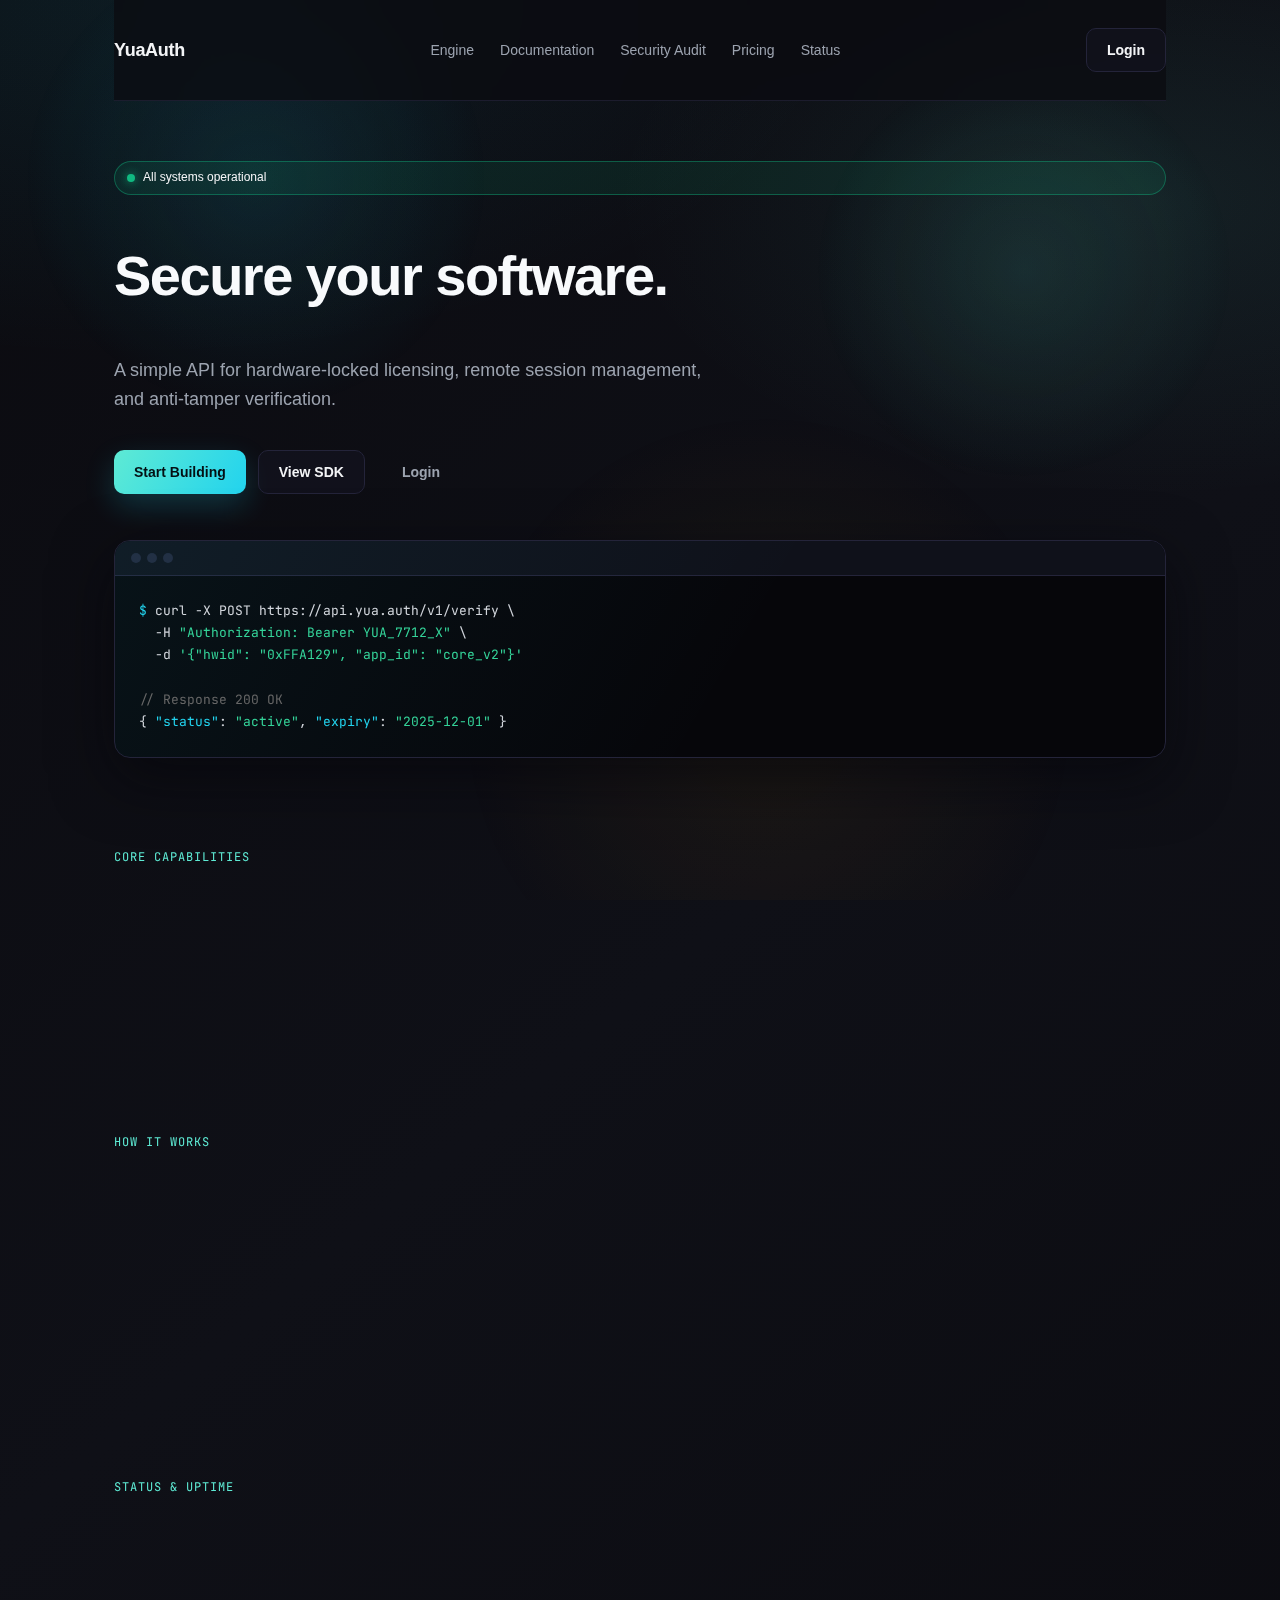
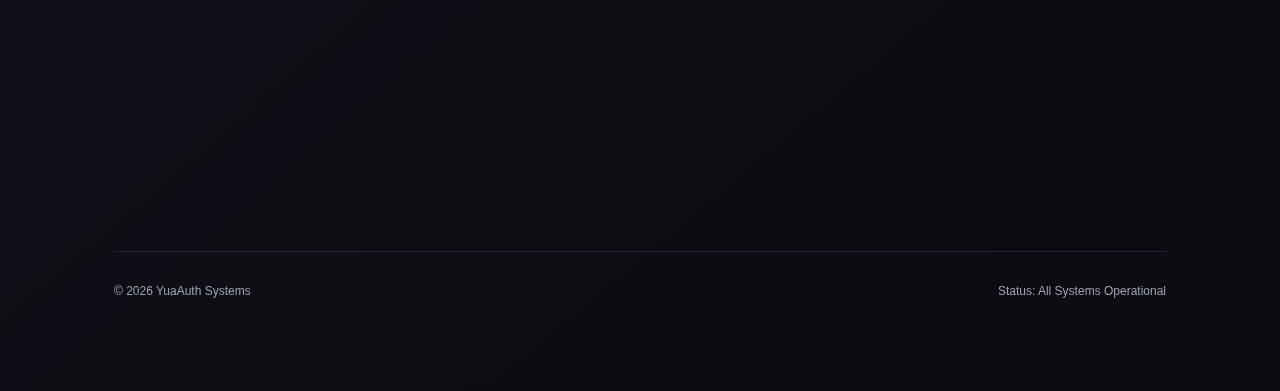
<file: index.html>
<!DOCTYPE html>
<html lang="en">
<head>
    <meta charset="UTF-8">
    <meta name="viewport" content="width=device-width, initial-scale=1.0">
    <meta name="description" content="YuaAuth provides hardware-locked licensing and anti-tamper protection for your compiled applications. Secure your software with our simple API.">
    <title>YuaAuth | Protection for Compiled Apps</title>
    <link rel="icon" href="images/favicon.svg" type="image/svg+xml">
    <link href="https://fonts.googleapis.com/css2?family=Inter:wght@400;500;600&family=JetBrains+Mono&display=swap" rel="stylesheet">
    <link rel="stylesheet" href="css/style.css">
</head>
<body>
    <div class="ambient-bg"></div>
    <div class="container">
        <nav>
            <a href="index.html" class="logo">YuaAuth</a>
            <div class="nav-links">
                <a href="#engine">Engine</a>
                <a href="pages/documentation.html">Documentation</a>
                <a href="pages/security-audit.html">Security Audit</a>
                <a href="pages/pricing.html">Pricing</a>
                <a href="pages/status.html">Status</a>
            </div>
            <a href="pages/login.html" class="btn btn-secondary">Login</a>
        </nav>

        <section class="hero">
            <a class="status-pill" href="pages/status.html">
                <span class="status-dot"></span>
                All systems operational
            </a>
            <h1>Secure your software.</h1>
            <p>A simple API for hardware-locked licensing, remote session management, and anti-tamper verification.</p>
            <div class="hero-actions">
                <div class="btn-group">
                    <a href="pages/start-building.html" class="btn btn-primary">Start Building</a>
                    <a href="pages/sdk.html" class="btn btn-secondary">View SDK</a>
                </div>
                <a href="pages/login.html" class="btn btn-ghost">Login</a>
            </div>

            <div class="terminal">
                <div class="terminal-header">
                    <div class="dot"></div><div class="dot"></div><div class="dot"></div>
                </div>
                <div class="terminal-content">
                    <div><span class="blue">$</span> curl -X POST https://api.yua.auth/v1/verify \</div>
                    <div>&nbsp;&nbsp;-H <span class="green">"Authorization: Bearer YUA_7712_X"</span> \</div>
                    <div>&nbsp;&nbsp;-d <span class="green">'{"hwid": "0xFFA129", "app_id": "core_v2"}'</span></div>
                    <br>
                    <div style="color: #666;">// Response 200 OK</div>
                    <div>{ <span class="blue">"status"</span>: <span class="green">"active"</span>, <span class="blue">"expiry"</span>: <span class="green">"2025-12-01"</span> }</div>
                </div>
            </div>
        </section>

        <span class="section-label">Core Capabilities</span>
        <div class="features-grid" id="engine">
            <div class="feature-card reveal">
                <h3>Hardware ID Locking</h3>
                <p>Pin licenses to a specific machine profile using multi-point verification. Prevents account sharing out of the box.</p>
            </div>
            <div class="feature-card reveal">
                <h3>Encrypted Heartbeats</h3>
                <p>Silent background checks that ensure the user is still authorized. If a session is revoked, the app closes instantly.</p>
            </div>
            <div class="feature-card reveal">
                <h3>Blacklist Engine</h3>
                <p>Global ban system. Block IPs, specific hardware profiles, or leaked keys with a single dashboard action.</p>
            </div>
        </div>

        <span class="section-label">How It Works</span>
        <div class="steps-grid">
            <div class="step-card reveal">
                <div class="step-number">1</div>
                <h3>Integrate SDK</h3>
                <p>Download our lightweight SDK and integrate it into your application with minimal code changes.</p>
            </div>
            <div class="step-card reveal">
                <div class="step-number">2</div>
                <h3>Configure Licensing</h3>
                <p>Set up your licensing rules, hardware locking, and session management through our dashboard.</p>
            </div>
            <div class="step-card reveal">
                <div class="step-number">3</div>
                <h3>Deploy & Monitor</h3>
                <p>Release your protected app and monitor usage, revoke access, and manage blacklists in real-time.</p>
            </div>
        </div>

        <span class="section-label">Status & Uptime</span>
        <div class="status-grid">
            <div class="status-card reveal">
                <div class="status-indicator"><span></span> API Gateway</div>
                <p>Latency within target. Global edge verification is stable.</p>
            </div>
            <div class="status-card reveal">
                <div class="status-indicator"><span></span> Licensing Core</div>
                <p>All license checks processing normally.</p>
            </div>
            <div class="status-card reveal">
                <div class="status-indicator partial"><span></span> Dashboard</div>
                <p>Minor delays for analytics refresh.</p>
            </div>
        </div>

        <div class="cta-card reveal">
            <div>
                <h3>Ready to lock down your release?</h3>
                <p>Spin up a workspace and get a verified key in minutes.</p>
            </div>
            <a href="pages/start-building.html" class="btn btn-primary">Start Building</a>
        </div>

        <footer>
            <div>© 2026 YuaAuth Systems</div>
            <div>
                <a href="pages/status.html">Status: All Systems Operational</a>
            </div>
        </footer>
    </div>

    <script src="js/script.js"></script>
</body>
</html>
</file>
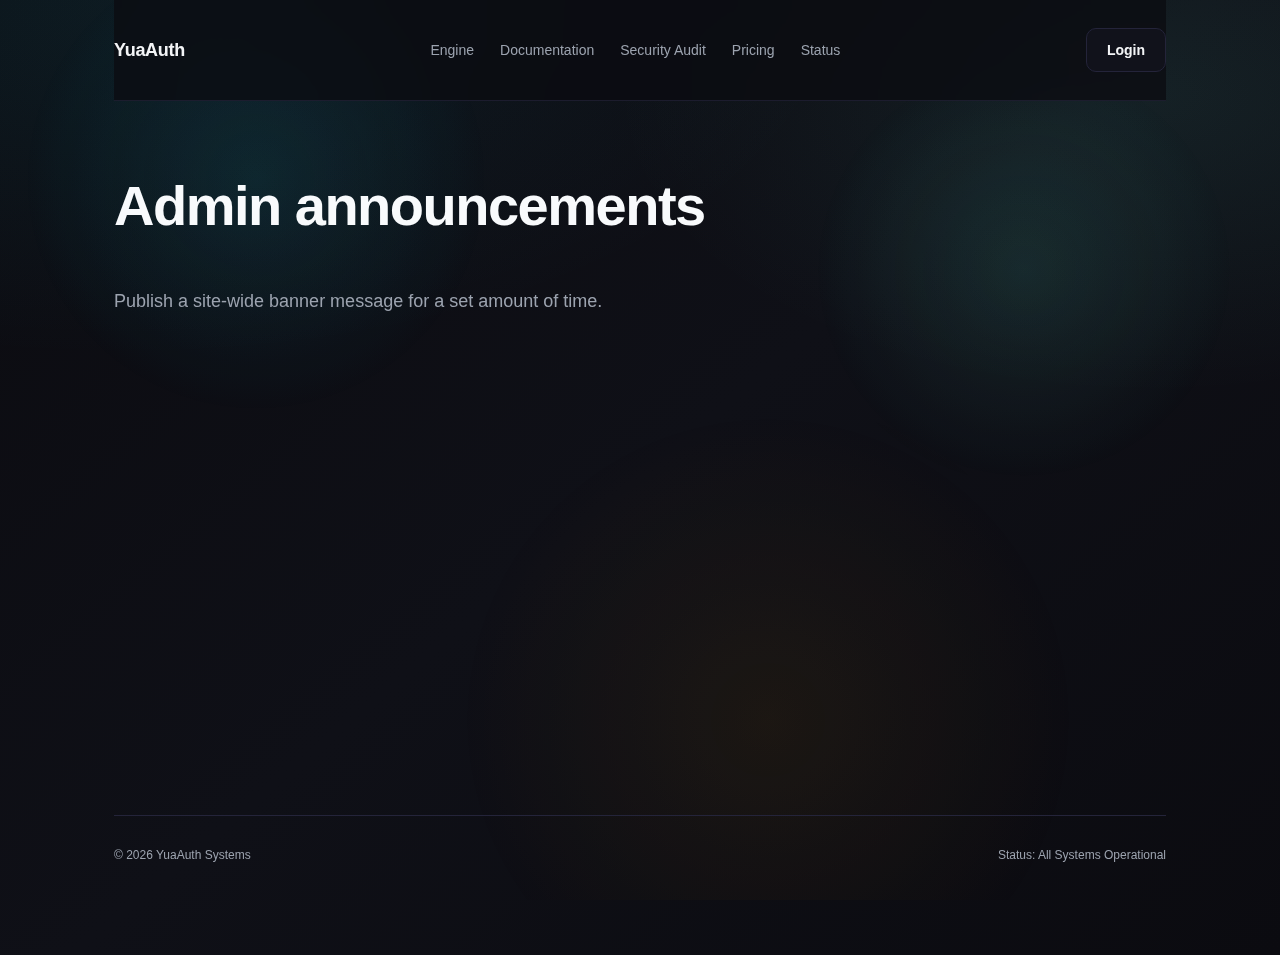
<file: pages/admin.html>
<!DOCTYPE html>
<html lang="en">
<head>
    <meta charset="UTF-8">
    <meta name="viewport" content="width=device-width, initial-scale=1.0">
    <meta name="description" content="Admin announcements for YuaAuth.">
    <title>Admin | YuaAuth</title>
    <link rel="icon" href="../images/favicon.svg" type="image/svg+xml">
    <link href="https://fonts.googleapis.com/css2?family=Inter:wght@400;500;600&family=JetBrains+Mono&display=swap" rel="stylesheet">
    <link rel="stylesheet" href="../css/style.css">
</head>
<body>
    <div class="ambient-bg"></div>
    <div class="announcement-banner" id="announcement-banner" hidden>
        <div class="announcement-inner">
            <div><strong>Announcement:</strong> <span class="announcement-message"></span></div>
            <div class="announcement-ends"></div>
        </div>
    </div>
    <div class="container">
        <nav>
            <a href="../index.html" class="logo">YuaAuth</a>
            <div class="nav-links">
                <a href="../index.html#engine">Engine</a>
                <a href="documentation.html">Documentation</a>
                <a href="security-audit.html">Security Audit</a>
                <a href="pricing.html">Pricing</a>
                <a href="status.html">Status</a>
            </div>
            <a href="login.html" class="btn btn-secondary">Login</a>
        </nav>

        <section class="hero">
            <h1>Admin announcements</h1>
            <p>Publish a site-wide banner message for a set amount of time.</p>
        </section>

        <div class="form-card reveal">
            <form id="admin-form">
                <label for="admin-passphrase">Passphrase</label>
                <input id="admin-passphrase" type="password" placeholder="Enter admin passphrase">
                <label for="admin-message">Announcement message</label>
                <input id="admin-message" type="text" placeholder="Scheduled maintenance at 9 PM UTC">
                <label for="admin-duration">Duration (minutes)</label>
                <input id="admin-duration" type="number" min="1" max="10080" placeholder="60">
                <button class="btn btn-primary" type="submit">Publish</button>
                <button class="btn btn-secondary" type="button" id="admin-clear" style="margin-left: 8px;">Clear</button>
                <div id="admin-status" style="margin-top: 12px; font-size: 12px; color: var(--text-muted);"></div>
            </form>
        </div>

        <footer>
            <div>© 2026 YuaAuth Systems</div>
            <div>
                <a href="status.html">Status: All Systems Operational</a>
            </div>
        </footer>
    </div>

    <script src="../js/script.js"></script>
</body>
</html>
</file>
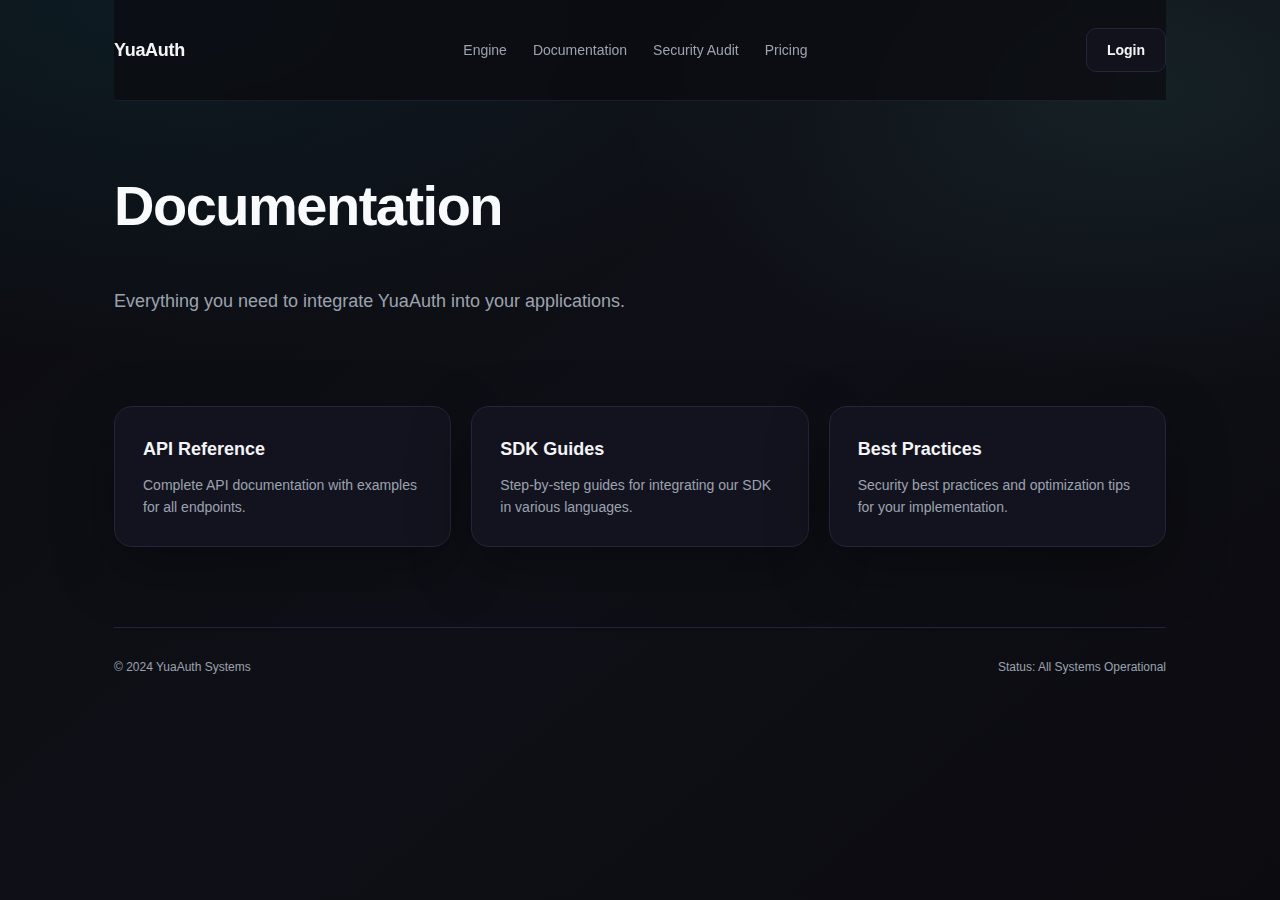
<file: pages/documentation.html>
<!DOCTYPE html>
<html lang="en">
<head>
    <meta charset="UTF-8">
    <meta name="viewport" content="width=device-width, initial-scale=1.0">
    <meta name="description" content="YuaAuth Documentation - Complete guide to integrating and using our software protection API.">
    <title>Documentation | YuaAuth</title>
    <link rel="icon" href="../images/favicon.svg" type="image/svg+xml">
    <link href="https://fonts.googleapis.com/css2?family=Inter:wght@400;500;600&family=JetBrains+Mono&display=swap" rel="stylesheet">
    <link rel="stylesheet" href="../css/style.css">
</head>
<body>
    <div class="container">
        <nav>
            <a href="../index.html" class="logo">YuaAuth</a>
            <div class="nav-links">
                <a href="../index.html#engine">Engine</a>
                <a href="documentation.html">Documentation</a>
                <a href="security-audit.html">Security Audit</a>
                <a href="pricing.html">Pricing</a>
            </div>
            <a href="#" class="btn btn-secondary">Login</a>
        </nav>

        <section class="hero">
            <h1>Documentation</h1>
            <p>Everything you need to integrate YuaAuth into your applications.</p>
        </section>

        <div class="features-grid">
            <div class="feature-card">
                <h3>API Reference</h3>
                <p>Complete API documentation with examples for all endpoints.</p>
            </div>
            <div class="feature-card">
                <h3>SDK Guides</h3>
                <p>Step-by-step guides for integrating our SDK in various languages.</p>
            </div>
            <div class="feature-card">
                <h3>Best Practices</h3>
                <p>Security best practices and optimization tips for your implementation.</p>
            </div>
        </div>

        <footer>
            <div>© 2024 YuaAuth Systems</div>
            <div>Status: All Systems Operational</div>
        </footer>
    </div>

    <script src="../js/script.js"></script>
</body>
</html>
</file>
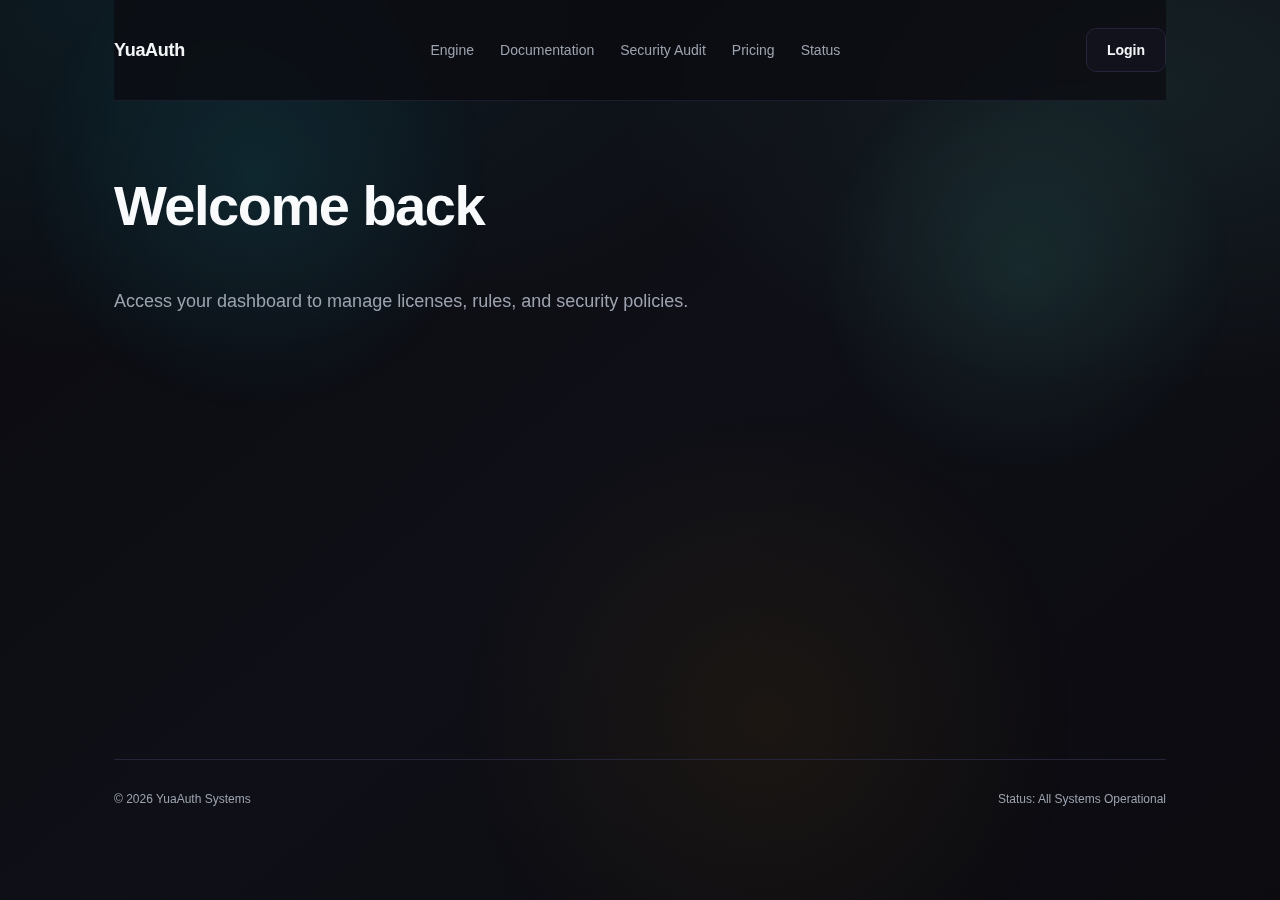
<file: pages/login.html>
<!DOCTYPE html>
<html lang="en">
<head>
    <meta charset="UTF-8">
    <meta name="viewport" content="width=device-width, initial-scale=1.0">
    <meta name="description" content="Login to YuaAuth to manage licenses, rules, and security policies.">
    <title>Login | YuaAuth</title>
    <link rel="icon" href="../images/favicon.svg" type="image/svg+xml">
    <link href="https://fonts.googleapis.com/css2?family=Inter:wght@400;500;600&family=JetBrains+Mono&display=swap" rel="stylesheet">
    <link rel="stylesheet" href="../css/style.css">
</head>
<body>
    <div class="ambient-bg"></div>
    <div class="container">
        <nav>
            <a href="../index.html" class="logo">YuaAuth</a>
            <div class="nav-links">
                <a href="../index.html#engine">Engine</a>
                <a href="documentation.html">Documentation</a>
                <a href="security-audit.html">Security Audit</a>
                <a href="pricing.html">Pricing</a>
                <a href="status.html">Status</a>
            </div>
            <a href="login.html" class="btn btn-secondary">Login</a>
        </nav>

        <section class="hero">
            <h1>Welcome back</h1>
            <p>Access your dashboard to manage licenses, rules, and security policies.</p>
        </section>

        <div class="form-card reveal">
            <label for="email">Email</label>
            <input id="email" type="email" placeholder="you@company.com">
            <label for="password">Password</label>
            <input id="password" type="password" placeholder="••••••••">
            <a href="dashboard.html" class="btn btn-primary">Login</a>
            <div style="margin-top: 14px; font-size: 12px; color: var(--text-muted);">
                New to YuaAuth? <a href="start-building.html" style="color: var(--text); text-decoration: none;">Create a workspace</a>
            </div>
        </div>

        <footer>
            <div>© 2026 YuaAuth Systems</div>
            <div>
                <a href="status.html">Status: All Systems Operational</a>
            </div>
        </footer>
    </div>

    <script src="../js/script.js"></script>
</body>
</html>
</file>
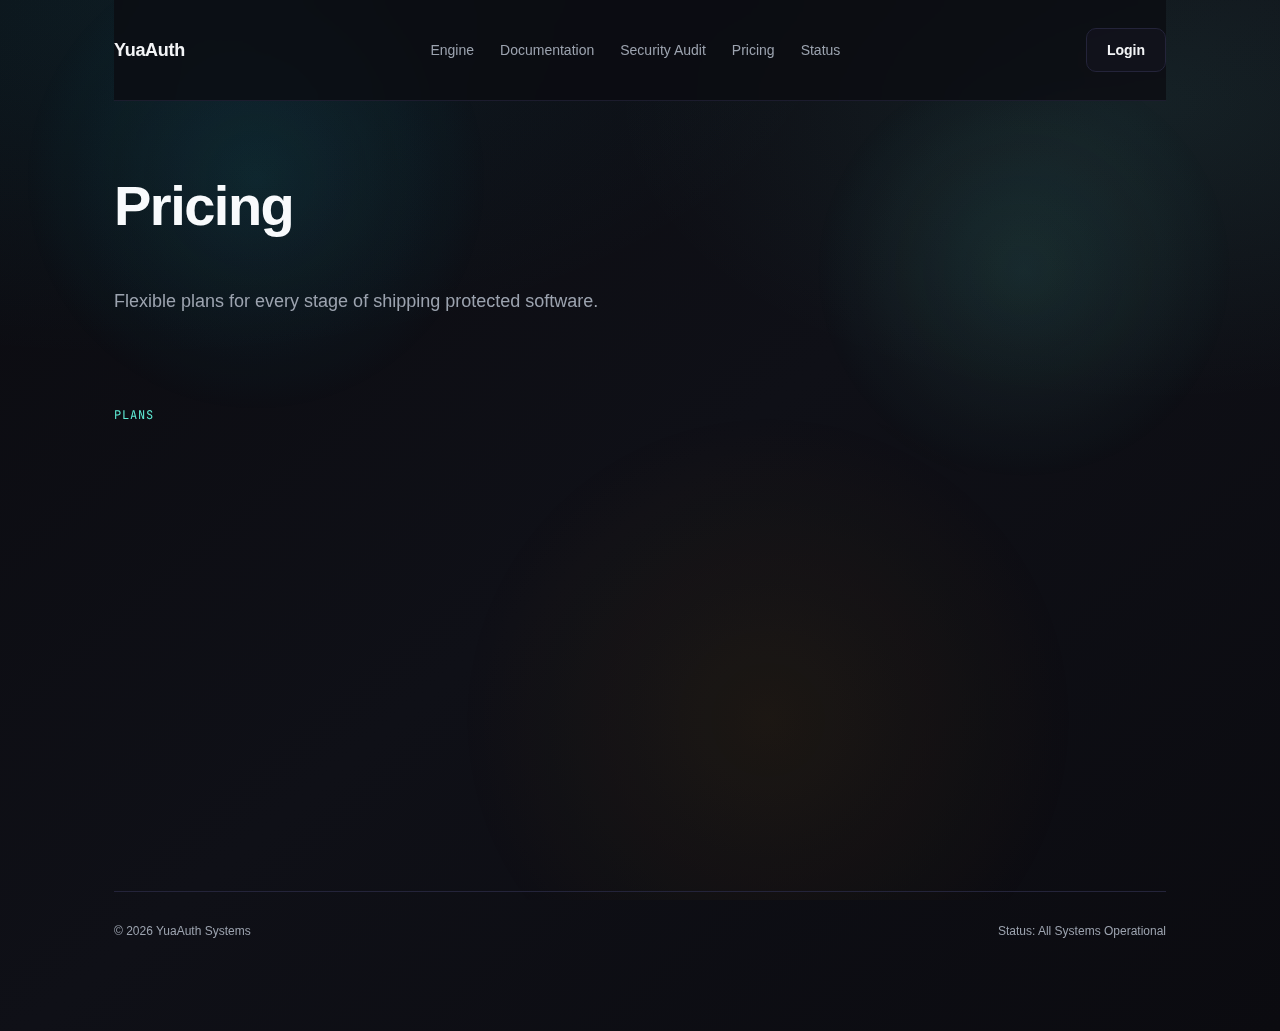
<file: pages/pricing.html>
<!DOCTYPE html>
<html lang="en">
<head>
    <meta charset="UTF-8">
    <meta name="viewport" content="width=device-width, initial-scale=1.0">
    <meta name="description" content="YuaAuth Pricing - Flexible plans for software protection and licensing.">
    <title>Pricing | YuaAuth</title>
    <link rel="icon" href="../images/favicon.svg" type="image/svg+xml">
    <link href="https://fonts.googleapis.com/css2?family=Inter:wght@400;500;600&family=JetBrains+Mono&display=swap" rel="stylesheet">
    <link rel="stylesheet" href="../css/style.css">
</head>
<body>
    <div class="ambient-bg"></div>
    <div class="announcement-banner" id="announcement-banner" hidden>
        <div class="announcement-inner">
            <div><strong>Announcement:</strong> <span class="announcement-message"></span></div>
            <div class="announcement-ends"></div>
        </div>
    </div>
    <div class="container">
        <nav>
            <a href="../index.html" class="logo">YuaAuth</a>
            <div class="nav-links">
                <a href="../index.html#engine">Engine</a>
                <a href="documentation.html">Documentation</a>
                <a href="security-audit.html">Security Audit</a>
                <a href="pricing.html">Pricing</a>
                <a href="status.html">Status</a>
            </div>
            <a href="login.html" class="btn btn-secondary">Login</a>
        </nav>

        <section class="hero">
            <h1>Pricing</h1>
            <p>Flexible plans for every stage of shipping protected software.</p>
        </section>

        <span class="section-label">Plans</span>
        <div class="pricing-table-wrapper reveal">
            <table class="pricing-table">
                <thead>
                    <tr>
                        <th>Tier</th>
                        <th>Price</th>
                        <th>Auth Requests</th>
                        <th>HWID</th>
                        <th>Runtime Integrity</th>
                        <th>Kernel Watchdog</th>
                        <th>White-Label</th>
                        <th>Support</th>
                        <th>Extras</th>
                    </tr>
                </thead>
                <tbody>
                    <tr>
                        <td>Starter</td>
                        <td>$19/mo</td>
                        <td>5,000</td>
                        <td>Yes</td>
                        <td>Yes</td>
                        <td>No</td>
                        <td>No</td>
                        <td>Email</td>
                        <td>Basic dashboard</td>
                    </tr>
                    <tr>
                        <td>Pro</td>
                        <td>$79/mo</td>
                        <td>50,000</td>
                        <td>Yes</td>
                        <td>Yes</td>
                        <td>Yes</td>
                        <td>No</td>
                        <td>Priority Email</td>
                        <td>Analytics + Alerts</td>
                    </tr>
                    <tr>
                        <td>Enterprise</td>
                        <td>$299/mo</td>
                        <td>Unlimited</td>
                        <td>Yes</td>
                        <td>Yes</td>
                        <td>Yes</td>
                        <td>Yes</td>
                        <td>Dedicated Account Manager</td>
                        <td>Custom SLAs, Private Cluster</td>
                    </tr>
                    <tr>
                        <td>Lifetime</td>
                        <td>$999 one-time</td>
                        <td>Unlimited</td>
                        <td>Yes</td>
                        <td>Yes</td>
                        <td>Yes</td>
                        <td>Yes</td>
                        <td>Dedicated Account Manager</td>
                        <td>Full white-label, kernel watchdog, all updates included</td>
                    </tr>
                </tbody>
            </table>
        </div>

        <div class="cta-card reveal">
            <div>
                <h3>Lifetime licensing for teams that ship once</h3>
                <p>One payment, all updates, full white-labeling, and kernel watchdog access.</p>
            </div>
            <a href="start-building.html" class="btn btn-secondary">Talk to Sales</a>
        </div>

        <div class="cta-card reveal">
            <div>
                <h3>Need a custom rollout?</h3>
                <p>We can help you migrate licensing and integrate per-region policy.</p>
            </div>
            <a href="start-building.html" class="btn btn-primary">Start Building</a>
        </div>

        <footer>
            <div>© 2026 YuaAuth Systems</div>
            <div>
                <a href="status.html">Status: All Systems Operational</a>
            </div>
        </footer>
    </div>

    <script src="../js/script.js"></script>
</body>
</html>
</file>
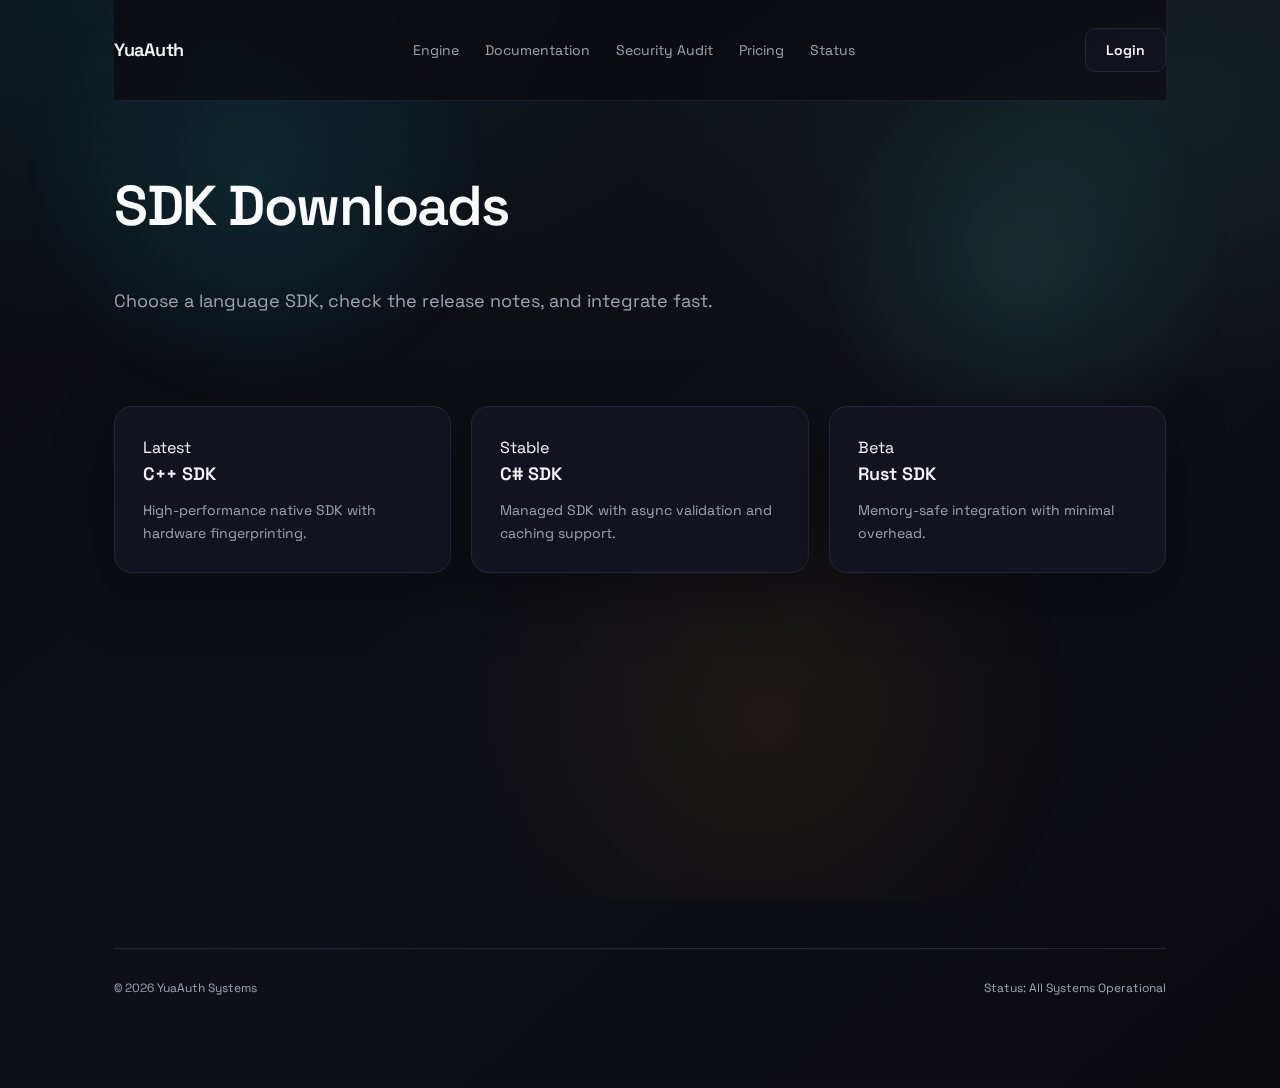
<file: pages/sdk.html>
<!DOCTYPE html>
<html lang="en">
<head>
    <meta charset="UTF-8">
    <meta name="viewport" content="width=device-width, initial-scale=1.0">
    <meta name="description" content="YuaAuth SDK downloads and integration examples.">
    <title>SDK | YuaAuth</title>
    <link rel="icon" href="../images/favicon.svg" type="image/svg+xml">
    <link href="https://fonts.googleapis.com/css2?family=JetBrains+Mono&family=Space+Grotesk:wght@400;500;600;700&display=swap" rel="stylesheet">
    <link rel="stylesheet" href="../css/style.css">
</head>
<body>
    <div class="ambient-bg"></div>
    <div class="container">
        <nav>
            <a href="../index.html" class="logo">YuaAuth</a>
            <div class="nav-links">
                <a href="../index.html#engine">Engine</a>
                <a href="documentation.html">Documentation</a>
                <a href="security-audit.html">Security Audit</a>
                <a href="pricing.html">Pricing</a>
                <a href="status.html">Status</a>
            </div>
            <a href="login.html" class="btn btn-secondary">Login</a>
        </nav>

        <section class="hero">
            <h1>SDK Downloads</h1>
            <p>Choose a language SDK, check the release notes, and integrate fast.</p>
        </section>

        <div class="features-grid">
            <div class="feature-card reveal">
                <div class="tag">Latest</div>
                <h3>C++ SDK</h3>
                <p>High-performance native SDK with hardware fingerprinting.</p>
            </div>
            <div class="feature-card reveal">
                <div class="tag">Stable</div>
                <h3>C# SDK</h3>
                <p>Managed SDK with async validation and caching support.</p>
            </div>
            <div class="feature-card reveal">
                <div class="tag">Beta</div>
                <h3>Rust SDK</h3>
                <p>Memory-safe integration with minimal overhead.</p>
            </div>
        </div>

        <div class="card reveal">
            <h3>Quick start</h3>
            <p>Register the client, then verify the device on launch.</p>
            <pre class="code-block">yua.init("YUA_7712_X");
auto result = yua.verify(hwid, "core_v2");
if (result.active) { launch(); }</pre>
        </div>

        <div class="cta-card reveal">
            <div>
                <h3>Need help integrating?</h3>
                <p>Our docs include step-by-step guides and best practices.</p>
            </div>
            <a href="documentation.html" class="btn btn-primary">Read Docs</a>
        </div>

        <footer>
            <div>© 2026 YuaAuth Systems</div>
            <div>
                <a href="status.html">Status: All Systems Operational</a>
            </div>
        </footer>
    </div>

    <script src="../js/script.js"></script>
</body>
</html>
</file>
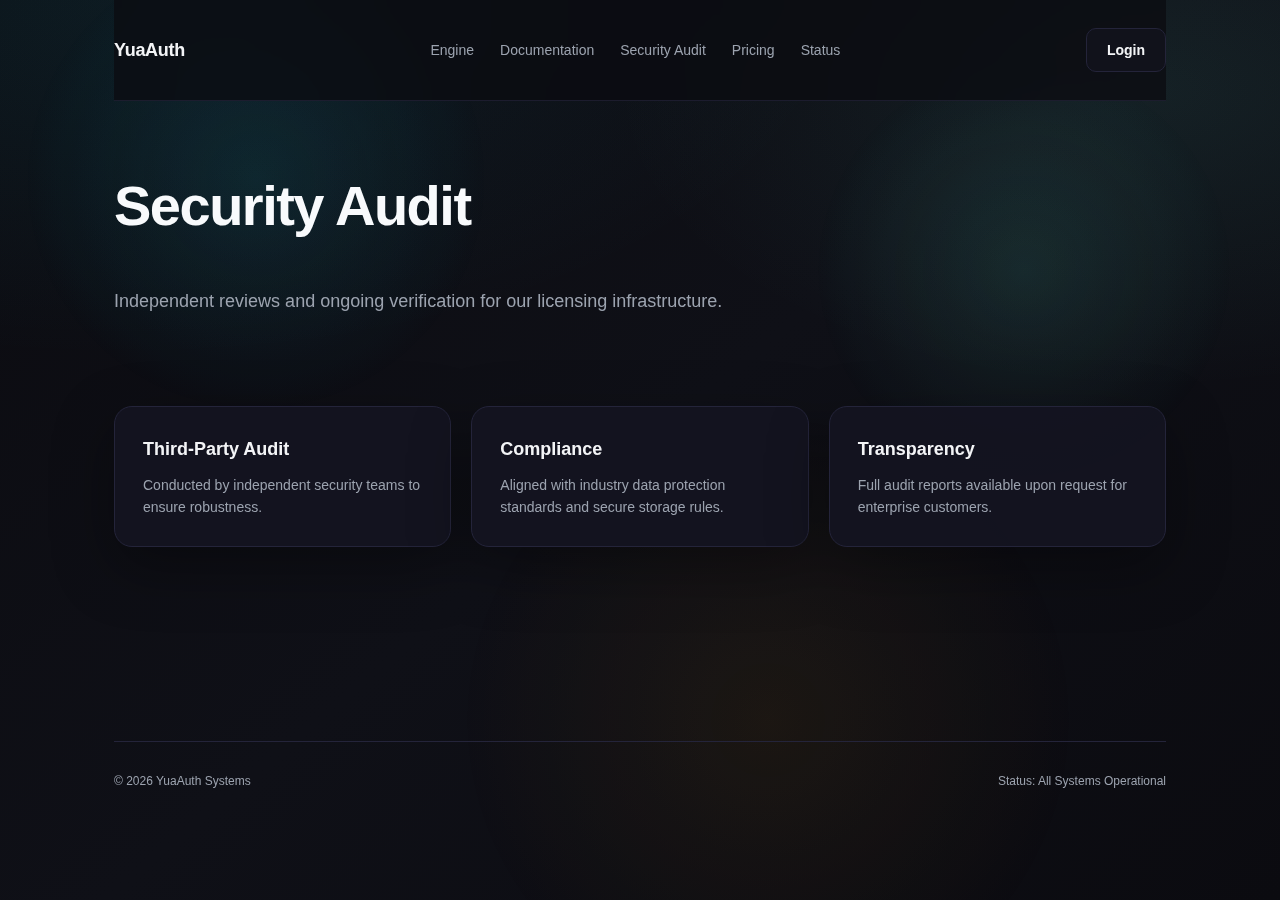
<file: pages/security-audit.html>
<!DOCTYPE html>
<html lang="en">
<head>
    <meta charset="UTF-8">
    <meta name="viewport" content="width=device-width, initial-scale=1.0">
    <meta name="description" content="YuaAuth Security Audit - Independent security assessments and certifications.">
    <title>Security Audit | YuaAuth</title>
    <link rel="icon" href="../images/favicon.svg" type="image/svg+xml">
    <link href="https://fonts.googleapis.com/css2?family=Inter:wght@400;500;600&family=JetBrains+Mono&display=swap" rel="stylesheet">
    <link rel="stylesheet" href="../css/style.css">
</head>
<body>
    <div class="ambient-bg"></div>
    <div class="container">
        <nav>
            <a href="../index.html" class="logo">YuaAuth</a>
            <div class="nav-links">
                <a href="../index.html#engine">Engine</a>
                <a href="documentation.html">Documentation</a>
                <a href="security-audit.html">Security Audit</a>
                <a href="pricing.html">Pricing</a>
                <a href="status.html">Status</a>
            </div>
            <a href="login.html" class="btn btn-secondary">Login</a>
        </nav>

        <section class="hero">
            <h1>Security Audit</h1>
            <p>Independent reviews and ongoing verification for our licensing infrastructure.</p>
        </section>

        <div class="features-grid">
            <div class="feature-card reveal">
                <h3>Third-Party Audit</h3>
                <p>Conducted by independent security teams to ensure robustness.</p>
            </div>
            <div class="feature-card reveal">
                <h3>Compliance</h3>
                <p>Aligned with industry data protection standards and secure storage rules.</p>
            </div>
            <div class="feature-card reveal">
                <h3>Transparency</h3>
                <p>Full audit reports available upon request for enterprise customers.</p>
            </div>
        </div>

        <div class="cta-card reveal">
            <div>
                <h3>Need audit documentation?</h3>
                <p>Contact us to receive the latest reports and compliance letters.</p>
            </div>
            <a href="start-building.html" class="btn btn-primary">Start Building</a>
        </div>

        <footer>
            <div>© 2026 YuaAuth Systems</div>
            <div>
                <a href="status.html">Status: All Systems Operational</a>
            </div>
        </footer>
    </div>

    <script src="../js/script.js"></script>
</body>
</html>
</file>
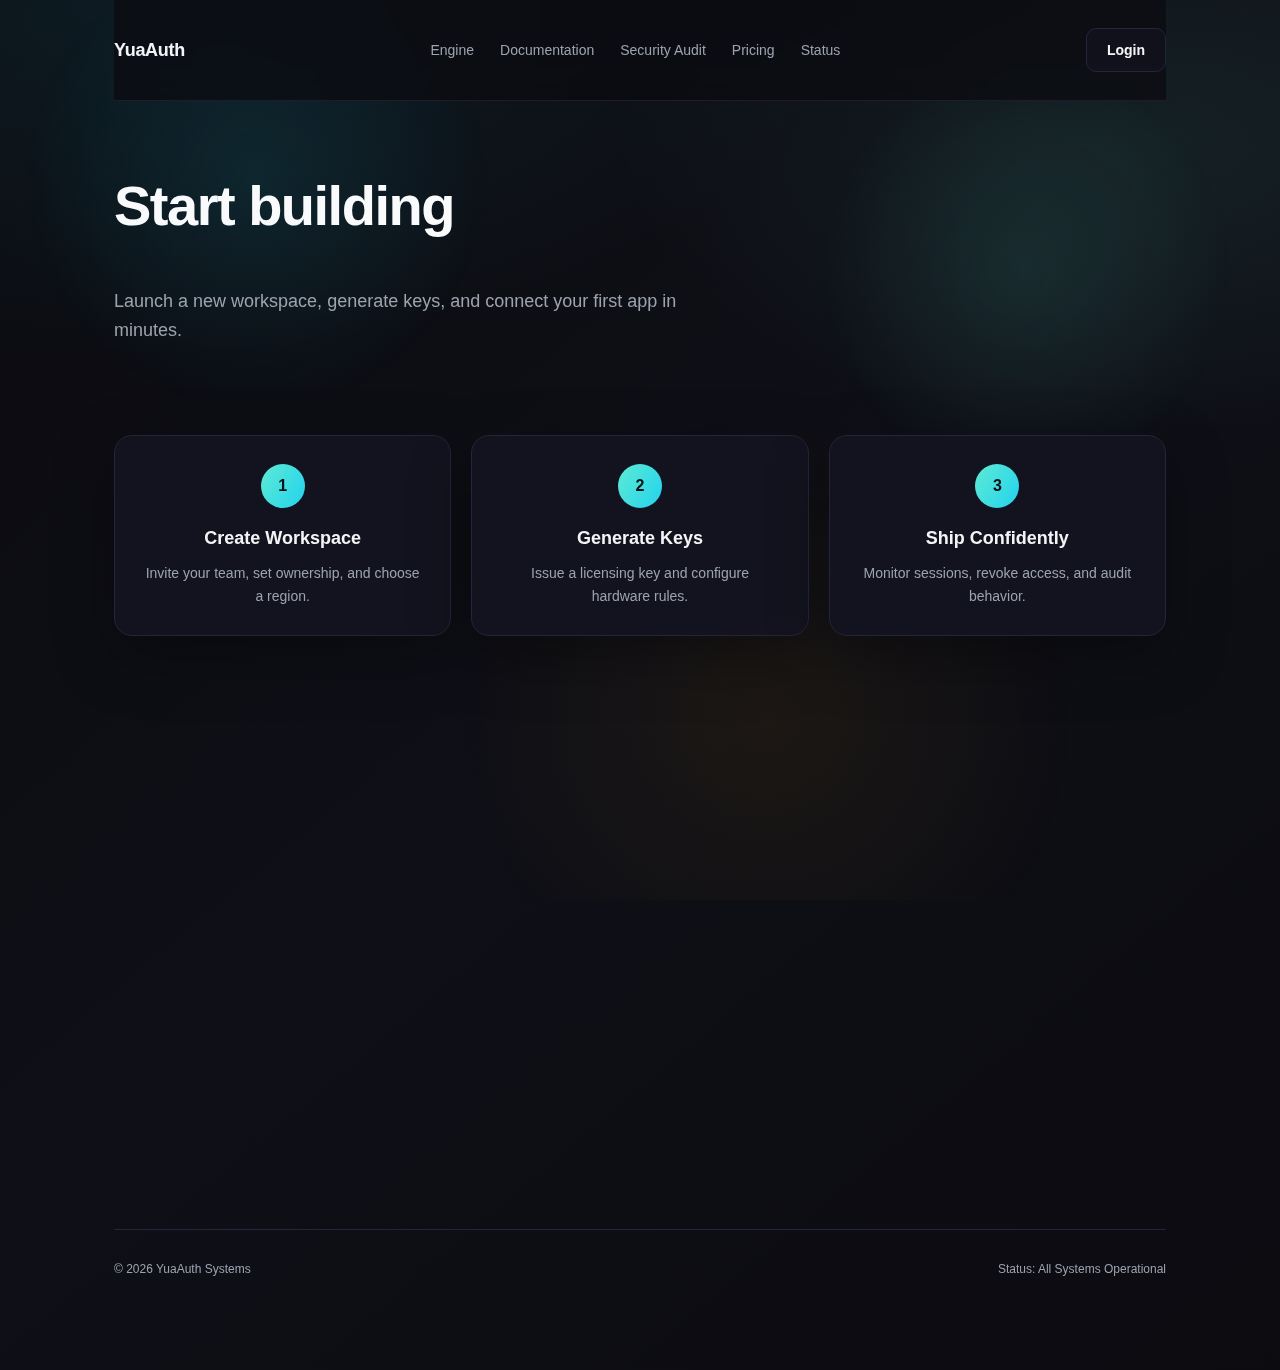
<file: pages/start-building.html>
<!DOCTYPE html>
<html lang="en">
<head>
    <meta charset="UTF-8">
    <meta name="viewport" content="width=device-width, initial-scale=1.0">
    <meta name="description" content="Start building with YuaAuth and secure your next release.">
    <title>Start Building | YuaAuth</title>
    <link rel="icon" href="../images/favicon.svg" type="image/svg+xml">
    <link href="https://fonts.googleapis.com/css2?family=Inter:wght@400;500;600&family=JetBrains+Mono&display=swap" rel="stylesheet">
    <link rel="stylesheet" href="../css/style.css">
</head>
<body>
    <div class="ambient-bg"></div>
    <div class="announcement-banner" id="announcement-banner" hidden>
        <div class="announcement-inner">
            <div><strong>Announcement:</strong> <span class="announcement-message"></span></div>
            <div class="announcement-ends"></div>
        </div>
    </div>
    <div class="container">
        <nav>
            <a href="../index.html" class="logo">YuaAuth</a>
            <div class="nav-links">
                <a href="../index.html#engine">Engine</a>
                <a href="documentation.html">Documentation</a>
                <a href="security-audit.html">Security Audit</a>
                <a href="pricing.html">Pricing</a>
                <a href="status.html">Status</a>
            </div>
            <a href="login.html" class="btn btn-secondary">Login</a>
        </nav>

        <section class="hero">
            <h1>Start building</h1>
            <p>Launch a new workspace, generate keys, and connect your first app in minutes.</p>
        </section>

        <div class="steps-grid">
            <div class="step-card reveal">
                <div class="step-number">1</div>
                <h3>Create Workspace</h3>
                <p>Invite your team, set ownership, and choose a region.</p>
            </div>
            <div class="step-card reveal">
                <div class="step-number">2</div>
                <h3>Generate Keys</h3>
                <p>Issue a licensing key and configure hardware rules.</p>
            </div>
            <div class="step-card reveal">
                <div class="step-number">3</div>
                <h3>Ship Confidently</h3>
                <p>Monitor sessions, revoke access, and audit behavior.</p>
            </div>
        </div>

        <div class="form-card reveal">
            <label for="project">Project name</label>
            <input id="project" type="text" placeholder="CoreSuite v2">
            <label for="platform">Primary platform</label>
            <input id="platform" type="text" placeholder="Windows, macOS, Linux">
            <label for="contact">Contact email</label>
            <input id="contact" type="email" placeholder="you@company.com">
            <a href="dashboard.html" class="btn btn-primary">Create Workspace</a>
        </div>

        <div class="cta-card reveal">
            <div>
                <h3>Need SDKs right away?</h3>
                <p>Grab the latest packages and integration notes.</p>
            </div>
            <a href="sdk.html" class="btn btn-secondary">View SDK</a>
        </div>

        <footer>
            <div>© 2026 YuaAuth Systems</div>
            <div>
                <a href="status.html">Status: All Systems Operational</a>
            </div>
        </footer>
    </div>

    <script src="../js/script.js"></script>
</body>
</html>
</file>
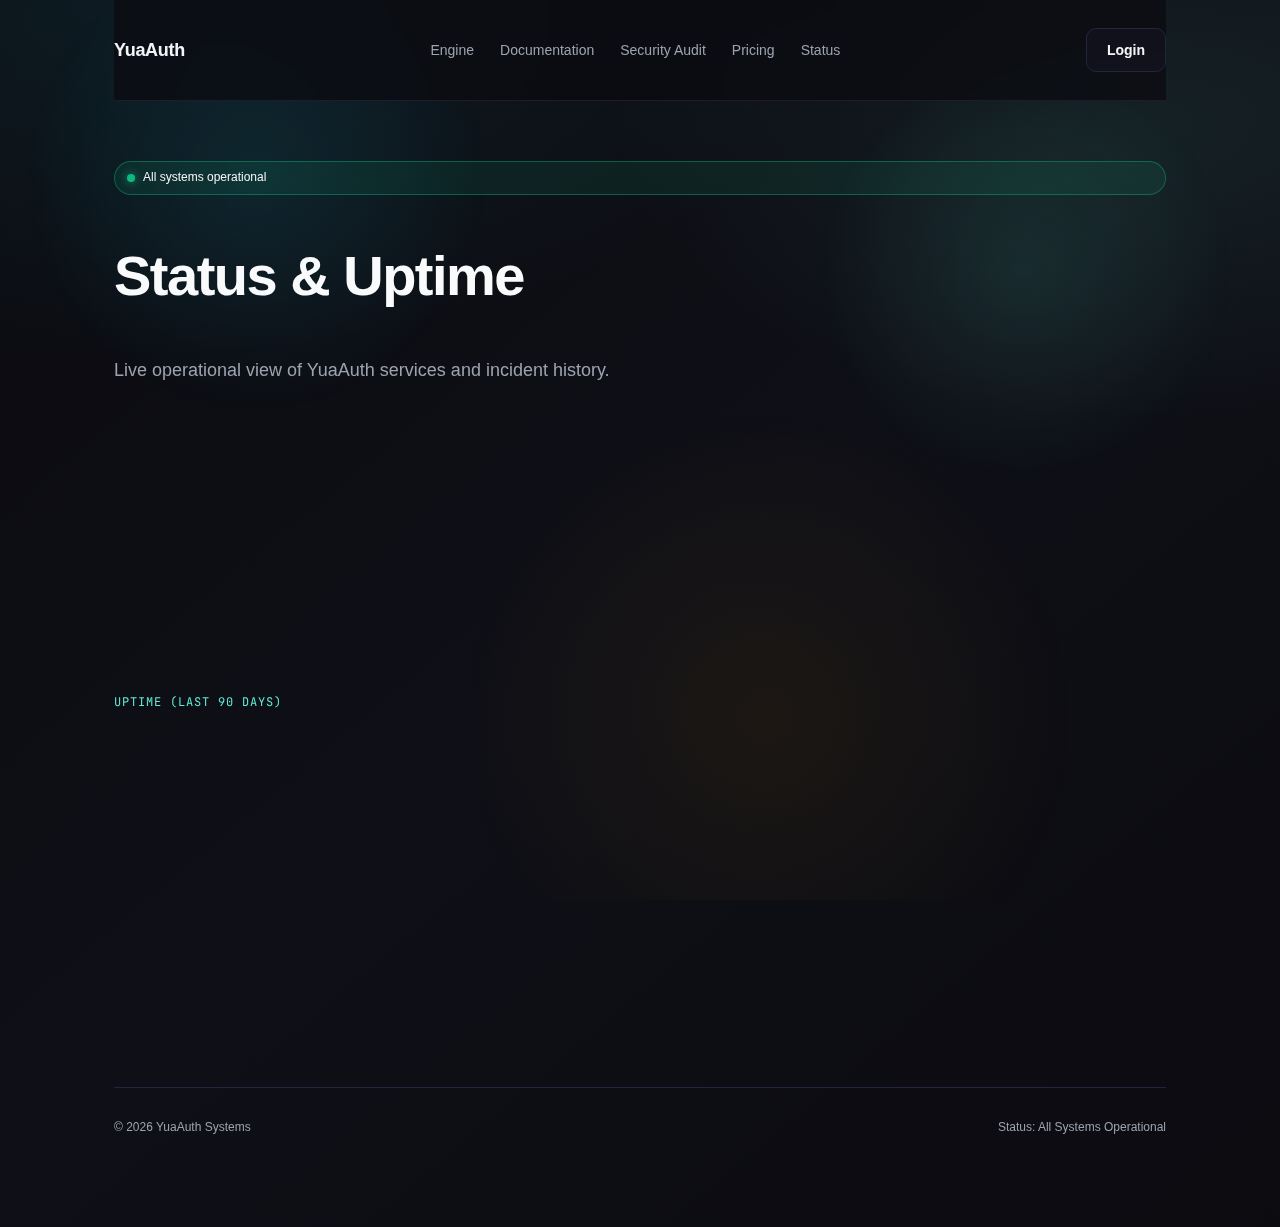
<file: pages/status.html>
<!DOCTYPE html>
<html lang="en">
<head>
    <meta charset="UTF-8">
    <meta name="viewport" content="width=device-width, initial-scale=1.0">
    <meta name="description" content="YuaAuth status and uptime dashboard.">
    <title>Status | YuaAuth</title>
    <link rel="icon" href="../images/favicon.svg" type="image/svg+xml">
    <link href="https://fonts.googleapis.com/css2?family=Inter:wght@400;500;600&family=JetBrains+Mono&display=swap" rel="stylesheet">
    <link rel="stylesheet" href="../css/style.css">
</head>
<body>
    <div class="ambient-bg"></div>
    <div class="container">
        <nav>
            <a href="../index.html" class="logo">YuaAuth</a>
            <div class="nav-links">
                <a href="../index.html#engine">Engine</a>
                <a href="documentation.html">Documentation</a>
                <a href="security-audit.html">Security Audit</a>
                <a href="pricing.html">Pricing</a>
                <a href="status.html">Status</a>
            </div>
            <a href="login.html" class="btn btn-secondary">Login</a>
        </nav>

        <section class="hero">
            <a class="status-pill" href="status.html">
                <span class="status-dot"></span>
                All systems operational
            </a>
            <h1>Status & Uptime</h1>
            <p>Live operational view of YuaAuth services and incident history.</p>
        </section>

        <div class="status-grid">
            <div class="status-card reveal">
                <div class="status-indicator"><span></span> API Gateway</div>
                <p>Healthy. Average response time 120ms.</p>
            </div>
            <div class="status-card reveal">
                <div class="status-indicator"><span></span> Licensing Core</div>
                <p>Healthy. License checks processing normally.</p>
            </div>
            <div class="status-card reveal">
                <div class="status-indicator partial"><span></span> Dashboard</div>
                <p>Minor delays for analytics refresh.</p>
            </div>
            <div class="status-card reveal">
                <div class="status-indicator"><span></span> Webhooks</div>
                <p>Healthy. No delivery backlog detected.</p>
            </div>
        </div>

        <span class="section-label">Uptime (Last 90 Days)</span>
        <div class="stats-grid">
            <div class="card reveal">
                <h3>99.98%</h3>
                <p>API Gateway</p>
            </div>
            <div class="card reveal">
                <h3>99.97%</h3>
                <p>Licensing Core</p>
            </div>
            <div class="card reveal">
                <h3>99.95%</h3>
                <p>Dashboard</p>
            </div>
            <div class="card reveal">
                <h3>100%</h3>
                <p>Webhook Delivery</p>
            </div>
        </div>

        <div class="card reveal">
            <h3>Recent incidents</h3>
            <p>Last updated: February 4, 2026</p>
            <p>No incidents reported in the last 30 days.</p>
        </div>

        <footer>
            <div>© 2026 YuaAuth Systems</div>
            <div>
                <a href="status.html">Status: All Systems Operational</a>
            </div>
        </footer>
    </div>

    <script src="../js/script.js"></script>
</body>
</html>
</file>
<file: css/style.css>
:root {
    --bg: #0b0b10;
    --bg-soft: #12121a;
    --card: #141421;
    --border: #24243a;
    --text: #f3f4f6;
    --text-muted: #9ca3af;
    --accent: #5eead4;
    --accent-strong: #22d3ee;
    --accent-warm: #f59e0b;
    --success: #10b981;
    --danger: #ef4444;
    --shadow: 0 20px 60px rgba(0, 0, 0, 0.35);
}

* { margin: 0; padding: 0; box-sizing: border-box; }

body {
    background: radial-gradient(1200px 600px at 10% 0%, rgba(34, 211, 238, 0.08), transparent 60%),
                radial-gradient(900px 500px at 90% 10%, rgba(94, 234, 212, 0.08), transparent 60%),
                linear-gradient(140deg, #0b0b10 0%, #0f1017 50%, #0b0b10 100%);
    color: var(--text);
    font-family: 'Space Grotesk', sans-serif;
    line-height: 1.6;
    -webkit-font-smoothing: antialiased;
    min-height: 100vh;
}

.ambient-bg {
    position: fixed;
    inset: 0;
    pointer-events: none;
    z-index: 0;
    background:
        radial-gradient(400px 400px at 20% 20%, rgba(34, 211, 238, 0.12), transparent 60%),
        radial-gradient(360px 360px at 80% 30%, rgba(94, 234, 212, 0.12), transparent 60%),
        radial-gradient(500px 500px at 60% 80%, rgba(245, 158, 11, 0.08), transparent 65%);
    animation: drift 18s ease-in-out infinite alternate;
    opacity: 0.8;
}

@keyframes drift {
    0% { transform: translate3d(0, 0, 0) scale(1); }
    100% { transform: translate3d(0, -20px, 0) scale(1.05); }
}

.container {
    position: relative;
    z-index: 1;
    max-width: 1100px;
    margin: 0 auto;
    padding: 0 24px 60px;
}

nav {
    display: flex;
    justify-content: space-between;
    align-items: center;
    padding: 28px 0;
    margin-bottom: 60px;
    position: sticky;
    top: 0;
    backdrop-filter: blur(14px);
    background: rgba(11, 11, 16, 0.75);
    border-bottom: 1px solid rgba(36, 36, 58, 0.7);
    z-index: 10;
}

.logo {
    font-weight: 600;
    font-size: 18px;
    letter-spacing: -0.3px;
    text-decoration: none;
    color: var(--text);
}

.nav-links {
    display: flex;
    gap: 26px;
    align-items: center;
}

.nav-links a {
    color: var(--text-muted);
    text-decoration: none;
    font-size: 14px;
    transition: color 0.2s ease;
}

.nav-links a:hover { color: var(--text); }

.status-pill {
    display: inline-flex;
    align-items: center;
    gap: 8px;
    font-size: 12px;
    color: var(--text);
    padding: 6px 12px;
    border-radius: 999px;
    background: rgba(16, 185, 129, 0.1);
    border: 1px solid rgba(16, 185, 129, 0.4);
    text-decoration: none;
}

.status-dot {
    width: 8px;
    height: 8px;
    border-radius: 50%;
    background: var(--success);
    box-shadow: 0 0 10px rgba(16, 185, 129, 0.8);
}

.hero {
    margin-bottom: 90px;
    display: grid;
    gap: 36px;
}

.hero h1 {
    font-size: 56px;
    font-weight: 600;
    letter-spacing: -1.5px;
    color: #f8fafc;
}

.hero p {
    font-size: 18px;
    color: var(--text-muted);
    max-width: 620px;
}

.hero-actions {
    display: flex;
    align-items: center;
    gap: 16px;
    flex-wrap: wrap;
}

.btn-group { display: flex; gap: 12px; flex-wrap: wrap; }

.btn {
    padding: 10px 20px;
    border-radius: 10px;
    font-size: 14px;
    font-weight: 600;
    text-decoration: none;
    transition: transform 0.2s ease, box-shadow 0.2s ease, background 0.2s ease;
    display: inline-flex;
    align-items: center;
    gap: 8px;
}

.btn-primary {
    background: linear-gradient(120deg, var(--accent), var(--accent-strong));
    color: #041014;
    box-shadow: 0 12px 30px rgba(34, 211, 238, 0.2);
}

.btn-primary:hover { transform: translateY(-2px); }

.btn-secondary {
    border: 1px solid var(--border);
    color: var(--text);
    background: rgba(20, 20, 33, 0.6);
}

.btn-secondary:hover { background: rgba(20, 20, 33, 0.9); }

.btn-ghost {
    color: var(--text-muted);
    border: 1px solid transparent;
}

.btn-ghost:hover { color: var(--text); }

.section-label {
    font-family: 'JetBrains Mono', monospace;
    font-size: 12px;
    color: var(--accent);
    text-transform: uppercase;
    margin: 30px 0 22px;
    display: block;
    letter-spacing: 1px;
}

.features-grid,
.steps-grid,
.status-grid,
.stats-grid {
    display: grid;
    gap: 20px;
    margin-bottom: 80px;
}

.features-grid { grid-template-columns: repeat(auto-fit, minmax(260px, 1fr)); }
.steps-grid { grid-template-columns: repeat(auto-fit, minmax(240px, 1fr)); }
.status-grid { grid-template-columns: repeat(auto-fit, minmax(220px, 1fr)); }
.stats-grid { grid-template-columns: repeat(auto-fit, minmax(200px, 1fr)); }

.card,
.feature-card,
.step-card,
.status-card,
.cta-card,
.form-card {
    background: rgba(20, 20, 33, 0.92);
    border: 1px solid var(--border);
    padding: 28px;
    border-radius: 18px;
    box-shadow: var(--shadow);
}

.feature-card h3,
.step-card h3,
.status-card h3,
.card h3 {
    font-size: 18px;
    margin-bottom: 10px;
    font-weight: 600;
}

.feature-card p,
.step-card p,
.status-card p,
.card p {
    color: var(--text-muted);
    font-size: 14px;
}

.step-card { text-align: center; }

.step-number {
    width: 44px;
    height: 44px;
    background: linear-gradient(120deg, var(--accent), var(--accent-strong));
    color: #041014;
    border-radius: 50%;
    display: flex;
    align-items: center;
    justify-content: center;
    font-weight: 700;
    margin: 0 auto 16px;
}

.terminal {
    background: #06060a;
    border: 1px solid var(--border);
    border-radius: 16px;
    overflow: hidden;
    margin-top: 10px;
    box-shadow: 0 20px 60px rgba(5, 5, 10, 0.6);
    position: relative;
}

.terminal::after {
    content: "";
    position: absolute;
    inset: 0;
    background: linear-gradient(120deg, rgba(34, 211, 238, 0.08), transparent 60%);
    opacity: 0.8;
    animation: shimmer 6s ease-in-out infinite;
}

@keyframes shimmer {
    0% { opacity: 0.4; }
    50% { opacity: 0.9; }
    100% { opacity: 0.4; }
}

.terminal-header {
    background: #0f111a;
    padding: 12px 16px;
    border-bottom: 1px solid var(--border);
    display: flex;
    gap: 6px;
}

.dot { width: 10px; height: 10px; border-radius: 50%; background: #22263a; }

.terminal-content {
    padding: 24px;
    font-family: 'JetBrains Mono', monospace;
    font-size: 13px;
    color: #d1d5db;
    line-height: 1.7;
    position: relative;
    z-index: 1;
}

.blue { color: var(--accent-strong); }
.green { color: #34d399; }

.reveal {
    opacity: 0;
    transform: translateY(18px);
    transition: opacity 0.6s ease, transform 0.6s ease;
}

.reveal.is-visible {
    opacity: 1;
    transform: translateY(0);
}

.float-slow { animation: float 8s ease-in-out infinite; }
.float-mid { animation: float 6s ease-in-out infinite; }
.float-fast { animation: float 5s ease-in-out infinite; }

@keyframes float {
    0%, 100% { transform: translateY(0); }
    50% { transform: translateY(-8px); }
}

.status-card .status-indicator {
    display: inline-flex;
    align-items: center;
    gap: 8px;
    font-size: 12px;
    font-weight: 600;
    color: var(--success);
    margin-bottom: 12px;
}

.status-card .status-indicator span {
    width: 8px;
    height: 8px;
    border-radius: 50%;
    background: var(--success);
}

.status-card .status-indicator.partial span { background: var(--accent-warm); }
.status-card .status-indicator.partial { color: var(--accent-warm); }

.status-card .status-indicator.down span { background: var(--danger); }
.status-card .status-indicator.down { color: var(--danger); }

.stats-grid .card {
    text-align: center;
}

.stats-grid h3 {
    font-size: 28px;
    margin-bottom: 6px;
}

.form-card {
    max-width: 460px;
    margin: 0 auto 60px;
}

.form-card label {
    display: block;
    font-size: 13px;
    margin-bottom: 6px;
    color: var(--text-muted);
}

.form-card input {
    width: 100%;
    background: #0b0c12;
    border: 1px solid var(--border);
    border-radius: 10px;
    padding: 10px 12px;
    color: var(--text);
    margin-bottom: 16px;
}

.form-card input:focus {
    outline: none;
    border-color: var(--accent);
    box-shadow: 0 0 0 2px rgba(34, 211, 238, 0.15);
}

.cta-card {
    display: flex;
    align-items: center;
    justify-content: space-between;
    gap: 24px;
    flex-wrap: wrap;
}

footer {
    border-top: 1px solid var(--border);
    padding: 30px 0;
    color: var(--text-muted);
    font-size: 12px;
    display: flex;
    justify-content: space-between;
    gap: 12px;
    flex-wrap: wrap;
}

footer a {
    color: var(--text-muted);
    text-decoration: none;
}

footer a:hover { color: var(--text); }

@media (max-width: 768px) {
    .hero h1 { font-size: 38px; }
    nav .nav-links { display: none; }
    .hero-actions { flex-direction: column; align-items: flex-start; }
}
</file>
